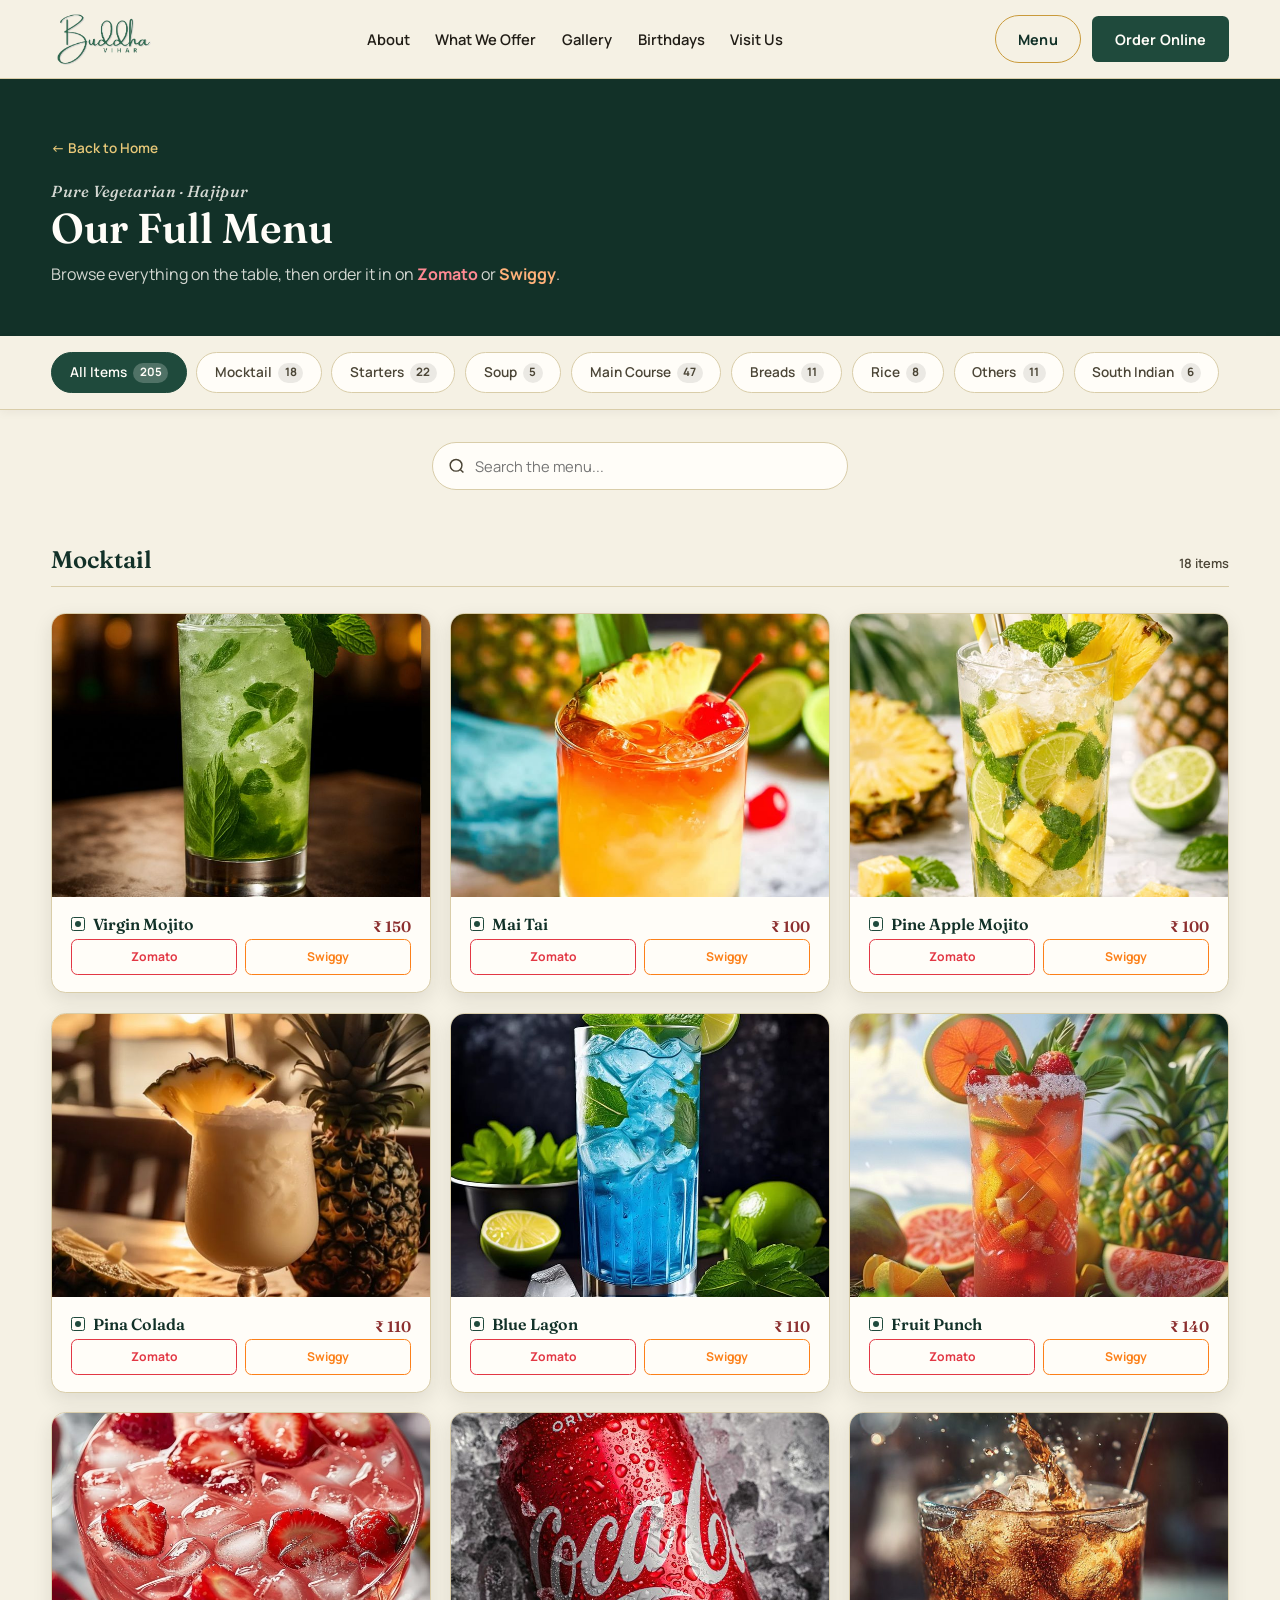
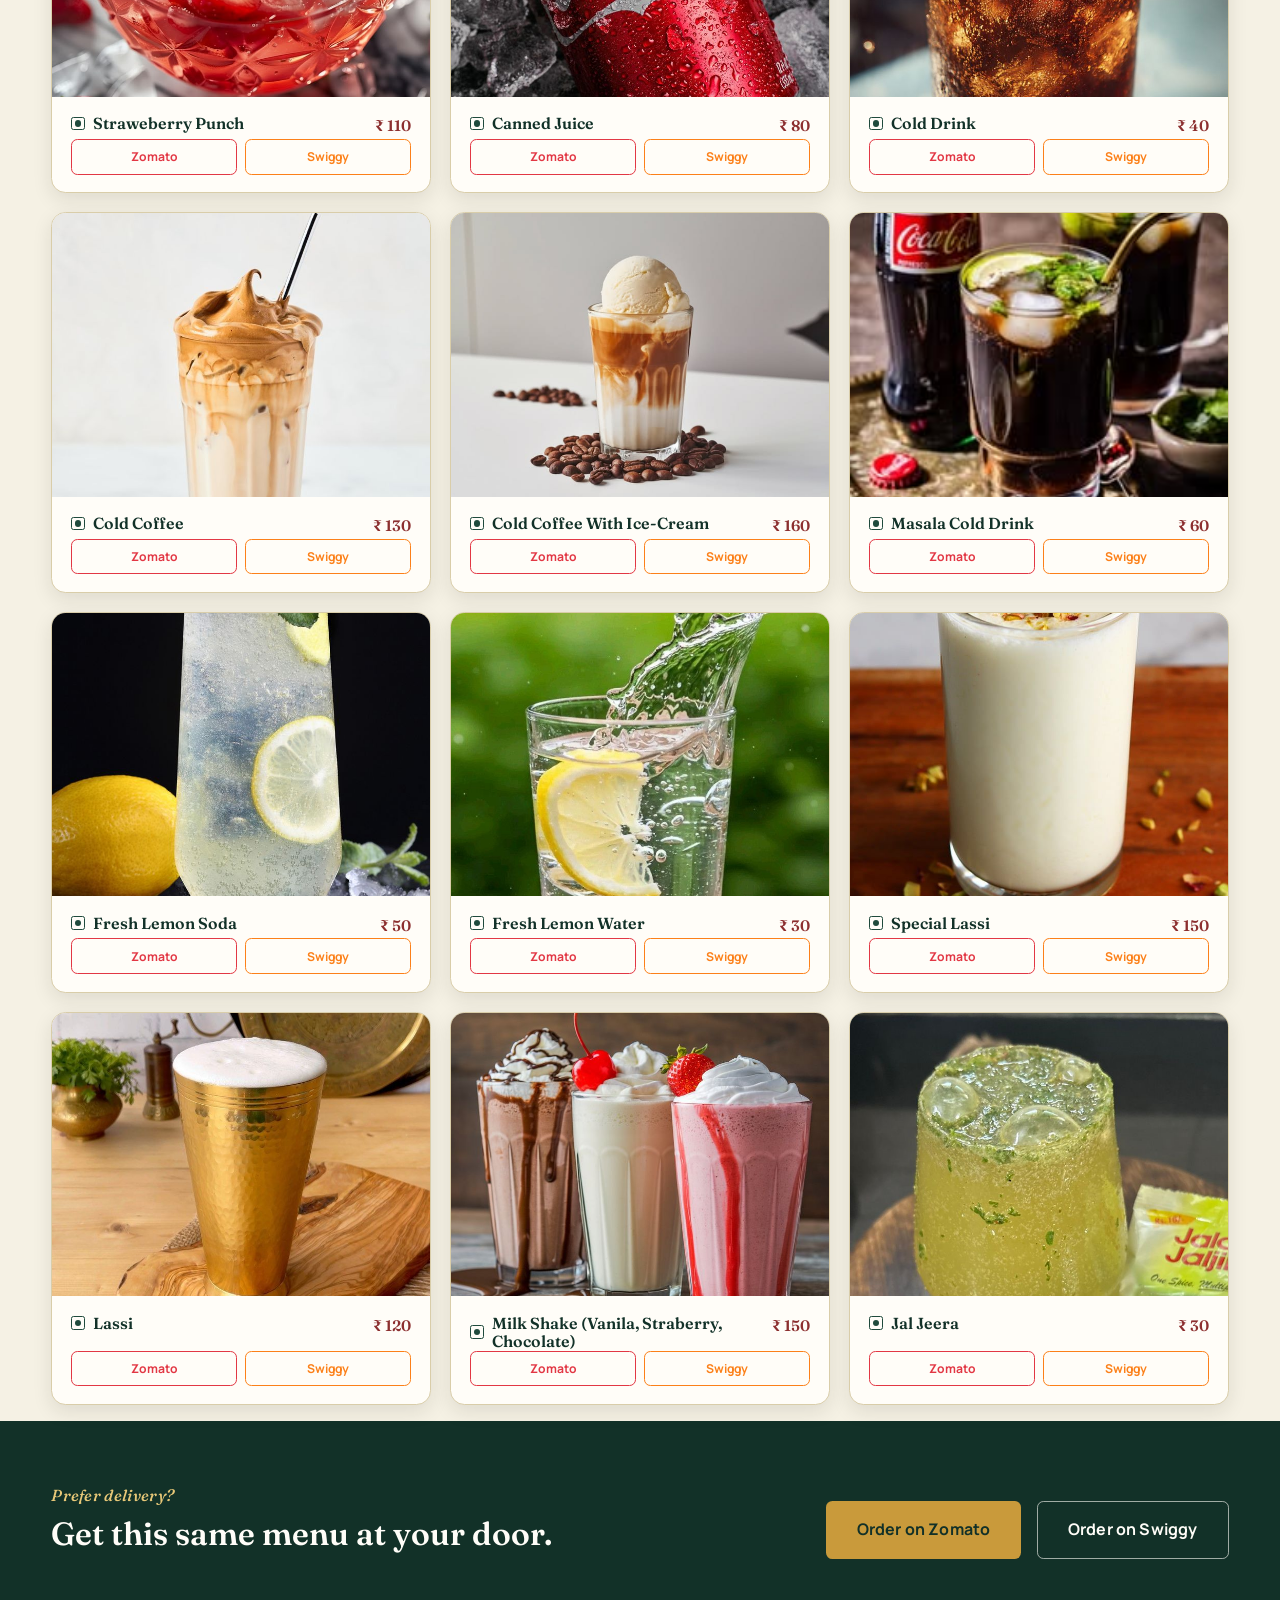
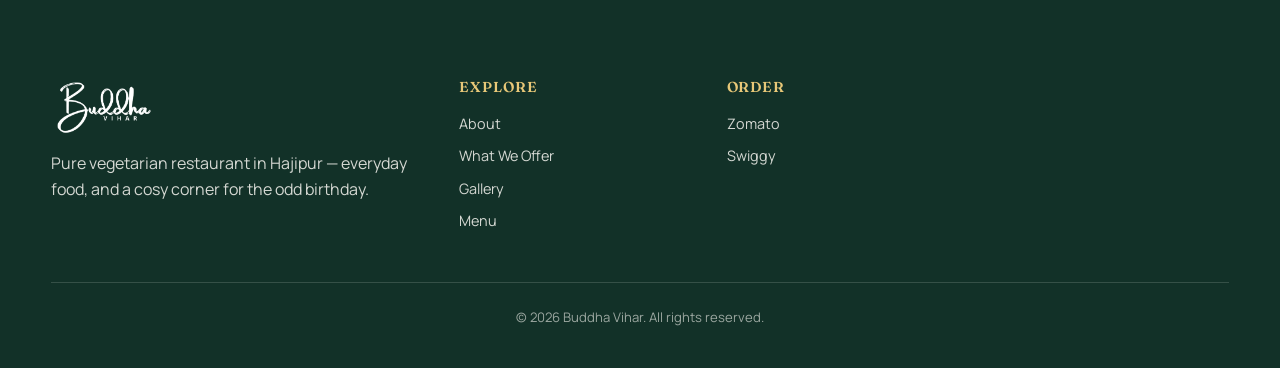
<file: menu.html>
<!DOCTYPE html>
<html lang="en">
<head>
  <meta charset="UTF-8">
  <meta name="viewport" content="width=device-width, initial-scale=1.0">

  <title>Menu | Buddha Vihar — Pure Vegetarian Restaurant, Hajipur</title>
  <meta name="description" content="Full menu at Buddha Vihar — mocktails, starters, soups, main course, breads, rice, South Indian, dosa, uttapam, Chinese, snacks and desserts. Order online on Zomato or Swiggy.">
  <link rel="canonical" href="https://www.buddhavihar.example.com/menu.html">
  <link rel="icon" type="image/png" href="icon.png"/>

  <link rel="preconnect" href="https://fonts.googleapis.com">
  <link rel="preconnect" href="https://fonts.gstatic.com" crossorigin>
  <link href="https://fonts.googleapis.com/css2?family=Fraunces:ital,opsz,wght@0,9..144,400;0,9..144,500;0,9..144,600;1,9..144,500&family=Manrope:wght@400;500;600;700;800&display=swap" rel="stylesheet">

  <link rel="stylesheet" href="style.css">
  <link rel="stylesheet" href="menu.css">
</head>
<body>

  <!-- ===================== HEADER / NAV ===================== -->
  <header class="site-header" id="siteHeader">
    <div class="container header-inner">
      <a href="index.html" class="brand" aria-label="Buddha Vihar home">
        <img src="Logo-bg.png" alt="Buddha Vihar logo" class="brand-logo">
      </a>

      <nav class="main-nav" id="mainNav" aria-label="Primary">
        <ul>
          <li><a href="index.html#about">About</a></li>
          <li><a href="index.html#offerings">What We Offer</a></li>
          <li><a href="index.html#gallery">Gallery</a></li>
          <li><a href="index.html#celebrations">Birthdays</a></li>
          <li><a href="index.html#visit">Visit Us</a></li>
        </ul>
      </nav>

      <div class="header-cta">
        <a href="table-menu.html" class="btn btn-menu"><span>Menu</span></a>
        <div class="order-dropdown">
          <button class="btn btn-order" id="orderToggle" aria-expanded="false" aria-controls="orderMenu">
            Order Online
          </button>
          <div class="order-menu" id="orderMenu">
            <a href="https://zomato.onelink.me/xqzv/i8a44abj" target="_blank" rel="noopener" class="order-link zomato">Order on Zomato</a>
            <a href="https://www.swiggy.com/menu/722393?source=sharing" target="_blank" rel="noopener" class="order-link swiggy">Order on Swiggy</a>
          </div>
        </div>
      </div>

      <button class="nav-toggle" id="navToggle" aria-label="Toggle menu" aria-expanded="false" aria-controls="mainNav">
        <span></span><span></span><span></span>
      </button>
    </div>
  </header>

  <div class="menu-page">

    <!-- ===================== MENU HERO ===================== -->
    <div class="menu-hero">
      <div class="container">
        <a href="index.html" class="menu-hero-back">&larr; Back to Home</a>
        <p class="eyebrow eyebrow-light">Pure Vegetarian &middot; Hajipur</p>
        <h1>Our Full Menu</h1>
        <p>Browse everything on the table, then order it in on <strong class="text-zomato">Zomato</strong> or <strong class="text-swiggy">Swiggy</strong>.</p>
      </div>
    </div>

    <!-- ===================== CATEGORY TABS ===================== -->
    <div class="cat-tabs-wrap">
      <div class="container">
        <div class="cat-tabs" id="catTabs" role="tablist" aria-label="Menu categories">
          <button class="cat-tab active" data-cat="all" role="tab" aria-selected="true">
            All Items <span class="cat-tab-count" id="count-all"></span>
          </button>

          <button class="cat-tab" data-cat="mocktail" role="tab" aria-selected="false">
            Mocktail <span class="cat-tab-count" id="count-mocktail"></span>
          </button>

          <button class="cat-tab" data-cat="starters" role="tab" aria-selected="false">
            Starters <span class="cat-tab-count" id="count-starters"></span>
          </button>

          <button class="cat-tab" data-cat="soup" role="tab" aria-selected="false">
            Soup <span class="cat-tab-count" id="count-soup"></span>
          </button>

          <button class="cat-tab" data-cat="main" role="tab" aria-selected="false">
            Main Course <span class="cat-tab-count" id="count-main"></span>
          </button>

          <button class="cat-tab" data-cat="breads" role="tab" aria-selected="false">
            Breads <span class="cat-tab-count" id="count-breads"></span>
          </button>

          <button class="cat-tab" data-cat="rice" role="tab" aria-selected="false">
            Rice <span class="cat-tab-count" id="count-rice"></span>
          </button>

          <button class="cat-tab" data-cat="others" role="tab" aria-selected="false">
            Others <span class="cat-tab-count" id="count-others"></span>
          </button>

          <button class="cat-tab" data-cat="southindian" role="tab" aria-selected="false">
            South Indian <span class="cat-tab-count" id="count-southindian"></span>
          </button>

          <button class="cat-tab" data-cat="dosa" role="tab" aria-selected="false">
            Dosa <span class="cat-tab-count" id="count-dosa"></span>
          </button>

          <button class="cat-tab" data-cat="uttapam" role="tab" aria-selected="false">
            Uttapam <span class="cat-tab-count" id="count-uttapam"></span>
          </button>

          <button class="cat-tab" data-cat="chinese" role="tab" aria-selected="false">
            Chinese <span class="cat-tab-count" id="count-chinese"></span>
          </button>

          <button class="cat-tab" data-cat="snacks" role="tab" aria-selected="false">
            Snacks <span class="cat-tab-count" id="count-snacks"></span>
          </button>

          <button class="cat-tab" data-cat="desserts" role="tab" aria-selected="false">
            Desserts <span class="cat-tab-count" id="count-desserts"></span>
          </button>
        </div>
      </div>
    </div>

    <!-- ===================== SEARCH + CONTENT ===================== -->
    <div class="container">
      <div class="menu-controls">
        <div class="menu-search-wrap">
          <svg viewBox="0 0 24 24" fill="none" stroke="currentColor" stroke-width="2" aria-hidden="true">
            <circle cx="11" cy="11" r="8"/><line x1="21" y1="21" x2="16.65" y2="16.65"/>
          </svg>
          <input type="search" id="menuSearch" placeholder="Search the menu..." autocomplete="off">
        </div>
      </div>

      <div id="noResults" class="no-results">
        <div class="no-results-emoji">🔍</div>
        <h3>Nothing found</h3>
        <p>Try a different keyword</p>
      </div>

      <!-- ════ MOCKTAIL ════ -->
      <section class="cat-section visible" data-section="mocktail" aria-label="Mocktail section">
        <div class="cat-section-head">
          <h2 class="cat-section-title">Mocktail</h2>
          <span class="cat-section-count" id="section-count-mocktail"></span>
        </div>
        <div class="menu-grid" id="grid-mocktail"></div>
      </section>

      <!-- ════ STARTERS ════ -->
      <section class="cat-section" data-section="starters" aria-label="Starters section">
        <div class="cat-section-head">
          <h2 class="cat-section-title">Starters</h2>
          <span class="cat-section-count" id="section-count-starters"></span>
        </div>
        <div class="menu-grid" id="grid-starters"></div>
      </section>

      <!-- ════ SOUP ════ -->
      <section class="cat-section" data-section="soup" aria-label="Soup section">
        <div class="cat-section-head">
          <h2 class="cat-section-title">Soup</h2>
          <span class="cat-section-count" id="section-count-soup"></span>
        </div>
        <div class="menu-grid" id="grid-soup"></div>
      </section>

      <!-- ════ MAIN COURSE ════ -->
      <section class="cat-section" data-section="main" aria-label="Main Course section">
        <div class="cat-section-head">
          <h2 class="cat-section-title">Main Course</h2>
          <span class="cat-section-count" id="section-count-main"></span>
        </div>
        <div class="menu-grid" id="grid-main"></div>
      </section>

      <!-- ════ BREADS ════ -->
      <section class="cat-section" data-section="breads" aria-label="Breads section">
        <div class="cat-section-head">
          <h2 class="cat-section-title">Breads</h2>
          <span class="cat-section-count" id="section-count-breads"></span>
        </div>
        <div class="menu-grid" id="grid-breads"></div>
      </section>

      <!-- ════ RICE ════ -->
      <section class="cat-section" data-section="rice" aria-label="Rice section">
        <div class="cat-section-head">
          <h2 class="cat-section-title">Rice</h2>
          <span class="cat-section-count" id="section-count-rice"></span>
        </div>
        <div class="menu-grid" id="grid-rice"></div>
      </section>

      <!-- ════ OTHERS ════ -->
      <section class="cat-section" data-section="others" aria-label="Others section">
        <div class="cat-section-head">
          <h2 class="cat-section-title">Others</h2>
          <span class="cat-section-count" id="section-count-others"></span>
        </div>
        <div class="menu-grid" id="grid-others"></div>
      </section>

      <!-- ════ SOUTH INDIAN ════ -->
      <section class="cat-section" data-section="southindian" aria-label="South Indian section">
        <div class="cat-section-head">
          <h2 class="cat-section-title">South Indian</h2>
          <span class="cat-section-count" id="section-count-southindian"></span>
        </div>
        <div class="menu-grid" id="grid-southindian"></div>
      </section>

      <!-- ════ DOSA ════ -->
      <section class="cat-section" data-section="dosa" aria-label="Dosa section">
        <div class="cat-section-head">
          <h2 class="cat-section-title">Dosa</h2>
          <span class="cat-section-count" id="section-count-dosa"></span>
        </div>
        <div class="menu-grid" id="grid-dosa"></div>
      </section>

      <!-- ════ UTTAPAM ════ -->
      <section class="cat-section" data-section="uttapam" aria-label="Uttapam section">
        <div class="cat-section-head">
          <h2 class="cat-section-title">Uttapam</h2>
          <span class="cat-section-count" id="section-count-uttapam"></span>
        </div>
        <div class="menu-grid" id="grid-uttapam"></div>
      </section>

      <!-- ════ CHINESE ════ -->
      <section class="cat-section" data-section="chinese" aria-label="Chinese section">
        <div class="cat-section-head">
          <h2 class="cat-section-title">Chinese</h2>
          <span class="cat-section-count" id="section-count-chinese"></span>
        </div>
        <div class="menu-grid" id="grid-chinese"></div>
      </section>

      <!-- ════ SNACKS ════ -->
      <section class="cat-section" data-section="snacks" aria-label="Snacks section">
        <div class="cat-section-head">
          <h2 class="cat-section-title">Snacks</h2>
          <span class="cat-section-count" id="section-count-snacks"></span>
        </div>
        <div class="menu-grid" id="grid-snacks"></div>
      </section>

      <!-- ════ DESSERTS ════ -->
      <section class="cat-section" data-section="desserts" aria-label="Desserts section">
        <div class="cat-section-head">
          <h2 class="cat-section-title">Desserts</h2>
          <span class="cat-section-count" id="section-count-desserts"></span>
        </div>
        <div class="menu-grid" id="grid-desserts"></div>
      </section>

    </div><!-- /container -->

    <!-- ===================== ORDER CTA ===================== -->
    <section class="cta-band">
      <div class="container cta-band-inner">
        <div>
          <p class="eyebrow eyebrow-light">Prefer delivery?</p>
          <h2>Get this same menu at your door.</h2>
        </div>
        <div class="order-buttons">
          <a href="https://zomato.onelink.me/xqzv/i8a44abj" target="_blank" rel="noopener" class="btn btn-gold btn-lg">Order on Zomato</a>
          <a href="https://www.swiggy.com/menu/722393?source=sharing" target="_blank" rel="noopener" class="btn btn-ghost btn-lg">Order on Swiggy</a>
        </div>
      </div>
    </section>

  </div><!-- /menu-page -->

  <!-- ===================== FOOTER ===================== -->
  <footer class="site-footer">
    <div class="container footer-grid">
      <div>
        <img src="Logo-bg.png" alt="Buddha Vihar logo" class="footer-logo">
        <p>Pure vegetarian restaurant in Hajipur &mdash; everyday food, and a cosy corner for the odd birthday.</p>
      </div>
      <div>
        <h4>Explore</h4>
        <ul>
          <li><a href="index.html#about">About</a></li>
          <li><a href="index.html#offerings">What We Offer</a></li>
          <li><a href="index.html#gallery">Gallery</a></li>
          <li><a href="menu.html">Menu</a></li>
        </ul>
      </div>
      <div>
        <h4>Order</h4>
        <ul>
          <li><a href="https://zomato.onelink.me/xqzv/i8a44abj" target="_blank" rel="noopener">Zomato</a></li>
          <li><a href="https://www.swiggy.com/menu/722393?source=sharing" target="_blank" rel="noopener">Swiggy</a></li>
        </ul>
      </div>
      <!-- <div>
        <h4>Reach Us</h4>
        <ul>
          <li><a href="https://wa.me/919264145101" target="_blank" rel="noopener noreferrer" class="soc" aria-label="Chat with Buddha vihar on WhatsApp">+91 9264145101</a></li>
          <li><a href="mailto:buddhavihar101@gmail.com" class="soc" aria-label="Email Buddha vihar">buddhavihar101@gmail.com</a></li>
        </ul>
      </div> -->
    </div>
    <div class="container footer-bottom">
      <p>&copy; <span id="year"></span> Buddha Vihar. All rights reserved.</p>
    </div>
  </footer>

  <script src="script.js"></script>
  <script src="menu.js"></script>
</body>
</html>
</file>
<file: style.css>
/* ==========================================================================
   Buddha Vihar — Design Tokens
   ========================================================================== */
:root {
  /* Colour */
  --bg:            #F5F1E4;
  --bg-alt:        #ECE4CC;
  --ink:           #211D16;
  --ink-soft:      #4B4536;
  --green:         #1F4A3C;
  --green-dark:    #123128;
  --green-mid:     #2C6350;
  --gold:          #C99A3B;
  --gold-soft:     #E8C878;
  --maroon:        #8C2F2F;
  --line:          #D9CDA9;
  --white:         #FFFDF8;

  /* Type */
  --font-display: "Fraunces", serif;
  --font-body: "Manrope", sans-serif;

  /* Radius */
  --radius-sm: 0.4rem;
  --radius-md: 0.9rem;
  --radius-arch: 8rem 8rem 0.6rem 0.6rem;

  /* Shadow */
  --shadow-soft: 0 0.6rem 2rem rgba(18, 49, 40, 0.14);
  --shadow-card: 0 0.4rem 1.2rem rgba(33, 29, 22, 0.10);
}

/* ==========================================================================
   Reset
   ========================================================================== */
*, *::before, *::after { box-sizing: border-box; }
html { font-size: 100%; scroll-behavior: smooth; overflow-x: hidden; width: 100%; }
body {
  margin: 0;
  background: var(--bg);
  color: var(--ink);
  font-family: var(--font-body);
  font-size: 1rem;
  line-height: 1.6;
  -webkit-font-smoothing: antialiased;
  overflow-x: hidden;
  width: 100%;
}
img { max-width: 100%; display: block; }
ul { list-style: none; margin: 0; padding: 0; }
a { color: inherit; text-decoration: none; }
button { font: inherit; cursor: pointer; border: none; background: none; color: inherit; }
h1, h2, h3, h4 {
  font-family: var(--font-display);
  color: var(--green-dark);
  line-height: 1.15;
  margin: 0 0 0.75rem;
  font-weight: 600;
}
p { margin: 0 0 1rem; }
.container {
  width: min(75rem, 92%);
  margin-inline: auto;
}

/* Grid items default to min-width:auto, which lets an oversized child
   (image, iframe, long unbroken text) stretch its track past the
   viewport and force the whole page to scroll horizontally on mobile.
   Reset that on every direct grid child used across the site. */
.hero-grid > *,
.about-grid > *,
.order-grid > *,
.offer-grid > *,
.visit-details > *,
.footer-grid > *,
.cta-band-inner > *,
.header-inner > * {
  min-width: 0;
}

@media (prefers-reduced-motion: reduce) {
  * { animation-duration: 0.001ms !important; transition-duration: 0.001ms !important; scroll-behavior: auto !important; }
}

:focus-visible {
  outline: 0.15rem solid var(--gold);
  outline-offset: 0.2rem;
}

/* ==========================================================================
   Type helpers
   ========================================================================== */
.eyebrow {
  font-family: var(--font-display);
  font-style: italic;
  font-weight: 500;
  color: var(--maroon);
  letter-spacing: 0.02em;
  font-size: 1rem;
  margin-bottom: 0.5rem;
}
.eyebrow-light { color: var(--gold-soft); }
.eyebrow.center { text-align: center; }
.section-title {
  font-size: clamp(1.7rem, 1.2rem + 2vw, 2.6rem);
  max-width: 40rem;
}
.section-title.center { margin-inline: auto; text-align: center; }
.section-sub {
  max-width: 36rem;
  color: var(--ink-soft);
}
.section-sub.center { margin: 0 auto 2.5rem; text-align: center; }

/* ==========================================================================
   Buttons
   ========================================================================== */
.btn {
  display: inline-flex;
  align-items: center;
  justify-content: center;
  gap: 0.4rem;
  padding: 0.7rem 1.4rem;
  border-radius: var(--radius-sm);
  font-weight: 700;
  font-size: 0.9rem;
  letter-spacing: 0.01em;
  transition: transform 0.2s ease, box-shadow 0.2s ease, background 0.2s ease;
  white-space: nowrap;
}
.btn-lg { padding: 0.95rem 1.9rem; font-size: 1rem; }

/* Menu button — deliberately distinct: outlined gold pill, separate from order buttons */
.btn-menu {
  background: transparent;
  border: 0.1rem solid var(--gold);
  color: var(--green-dark);
  border-radius: 3rem;
  position: relative;
}
.btn-menu:hover { background: var(--gold); color: var(--white); transform: translateY(-0.1rem); }

.btn-order {
  background: var(--green);
  color: var(--white);
  border-radius: var(--radius-sm);
}
.btn-order:hover { background: var(--green-dark); box-shadow: var(--shadow-soft); }

.btn-ghost {
  border: 0.1rem solid rgba(255,253,248,0.6);
  color: var(--white);
}
.btn-ghost:hover { background: rgba(255,253,248,0.15); }

.btn-gold { background: var(--gold); color: var(--green-dark); }
.btn-gold:hover { background: var(--gold-soft); }

.btn-outline-zomato {
  border: 0.1rem solid #E23744;
  color: #E23744;
}
.btn-outline-zomato:hover { background: #E23744; color: var(--white); }
.btn-outline-swiggy {
  border: 0.1rem solid #FC8019;
  color: #FC8019;
}
.btn-outline-swiggy:hover { background: #FC8019; color: var(--white); }
.btn-outline-whatsapp {
  border: 0.1rem solid #128C7E;
  color: #128C7E;
}
.btn-outline-whatsapp:hover { background: #128C7E; color: var(--white); }

/* ==========================================================================
   Header
   ========================================================================== */
.site-header {
  position: sticky;
  top: 0;
  z-index: 50;
  background: rgba(245, 241, 228, 0.92);
  backdrop-filter: blur(0.4rem);
  border-bottom: 0.06rem solid var(--line);
}
.header-inner {
  display: flex;
  align-items: center;
  justify-content: space-between;
  gap: 1rem;
  padding: 0.7rem 0;
}
.brand-logo { height: 3.5rem; width: auto; }

.main-nav ul {
  display: flex;
  gap: 1.6rem;
  font-weight: 600;
  font-size: 0.92rem;
}
.main-nav a { position: relative; padding: 0.3rem 0; }
.main-nav a::after {
  content: "";
  position: absolute;
  left: 0; right: 0; bottom: -0.15rem;
  height: 0.12rem;
  background: var(--gold);
  transform: scaleX(0);
  transform-origin: left;
  transition: transform 0.25s ease;
}
.main-nav a:hover::after { transform: scaleX(1); }

.header-cta { display: flex; align-items: center; gap: 0.7rem; }

.order-dropdown { position: relative; }
.order-menu {
  position: absolute;
  right: 0;
  top: calc(100% + 0.6rem);
  background: var(--white);
  border: 0.06rem solid var(--line);
  border-radius: var(--radius-sm);
  box-shadow: var(--shadow-soft);
  padding: 0.4rem;
  display: flex;
  flex-direction: column;
  min-width: 11rem;
  opacity: 0;
  visibility: hidden;
  transform: translateY(-0.4rem);
  transition: all 0.2s ease;
}
.order-dropdown.open .order-menu {
  opacity: 1; visibility: visible; transform: translateY(0);
}
.order-link {
  padding: 0.6rem 0.8rem;
  border-radius: var(--radius-sm);
  font-weight: 600;
  font-size: 0.88rem;
}
.order-link.zomato:hover { background: #FDEBEC; color: #E23744; }
.order-link.swiggy:hover { background: #FFF1E4; color: #FC8019; }

.nav-toggle {
  display: none;
  flex-direction: column;
  gap: 0.3rem;
  padding: 0.3rem;
}
.nav-toggle span {
  width: 1.5rem; height: 0.13rem;
  background: var(--green-dark);
  border-radius: 1rem;
  transition: transform 0.25s ease, opacity 0.25s ease;
}

/* ==========================================================================
   Hero — no background photo, solid brand colour + subtle pattern
   ========================================================================== */
.hero {
  position: relative;
  padding: 5.5rem 0 6rem;
  background: var(--green-dark);
  color: var(--white);
  overflow: hidden;
}
.hero-pattern {
  position: absolute;
  inset: 0;
  opacity: 0.5;
  background-image:
    radial-gradient(circle at 12% 20%, rgba(201, 154, 59, 0.16) 0, transparent 40%),
    radial-gradient(circle at 88% 82%, rgba(201, 154, 59, 0.14) 0, transparent 42%),
    repeating-linear-gradient(135deg, rgba(255,253,248,0.03) 0 0.06rem, transparent 0.06rem 1.6rem);
  pointer-events: none;
}
.hero-grid {
  position: relative;
  display: grid;
  grid-template-columns: 1.15fr 0.85fr;
  gap: 3rem;
  align-items: center;
}
.hero-content { max-width: 34rem; }
.hero h1 {
  color: var(--white);
  font-size: clamp(2.1rem, 1.5rem + 2.6vw, 3.2rem);
}
.hero h1 em { color: var(--gold-soft); font-style: italic; }
.hero-sub { color: rgba(255,253,248,0.82); }
.hero-actions { display: flex; gap: 1rem; flex-wrap: wrap; margin-top: 1.2rem; }
.hero .btn-menu { background: var(--gold); border-color: var(--gold); color: var(--green-dark); }
.hero .btn-menu:hover { background: var(--gold-soft); }
.hero-media {
  justify-self: center;
  width: min(20rem, 100%);
  border: 0.25rem solid var(--gold);
}

/* ==========================================================================
   About
   ========================================================================== */
.about { padding: 5.5rem 0; }
.about-grid {
  display: grid;
  grid-template-columns: 0.9fr 1.1fr;
  gap: 3.5rem;
  align-items: center;
}
.arch-frame {
  border-radius: var(--radius-arch);
  overflow: hidden;
  box-shadow: var(--shadow-card);
  border: 0.3rem solid var(--white);
  outline: 0.1rem solid var(--line);
}
.arch-frame img { width: 100%; height: 100%; object-fit: cover; aspect-ratio: 4/5; }

.about-stats {
  display: flex;
  gap: 2rem;
  margin-top: 2rem;
  flex-wrap: wrap;
  border-top: 0.06rem solid var(--line);
  padding-top: 1.5rem;
}
.about-stats li { display: flex; flex-direction: column; }
.stat-num {
  font-family: var(--font-display);
  font-size: 1.4rem;
  color: var(--maroon);
  font-weight: 600;
}
.stat-label { font-size: 0.82rem; color: var(--ink-soft); }

/* ==========================================================================
   Offerings
   ========================================================================== */
.offerings { padding: 5.5rem 0; background: var(--bg-alt); }
.offer-grid {
  display: grid;
  grid-template-columns: repeat(4, 1fr);
  gap: 1.6rem;
  margin-top: 3rem;
}
.offer-card {
  background: var(--white);
  border-radius: var(--radius-md);
  overflow: hidden;
  box-shadow: var(--shadow-card);
  transition: transform 0.25s ease, box-shadow 0.25s ease;
}
.offer-card:hover { transform: translateY(-0.3rem); box-shadow: var(--shadow-soft); }
.offer-img { aspect-ratio: 4/3; overflow: hidden; }
.offer-img img { width: 100%; height: 100%; object-fit: cover; transition: transform 0.4s ease; }
.offer-card:hover .offer-img img { transform: scale(1.06); }
.offer-card h3 { font-size: 1.05rem; padding: 1.2rem 1.2rem 0; }
.offer-card p { font-size: 0.88rem; color: var(--ink-soft); padding: 0 1.2rem 1.4rem; }

/* ==========================================================================
   Celebrations / Gallery strip
   ========================================================================== */
.celebrations { padding: 5.5rem 0 3rem; }
.celeb-strip {
  display: grid;
  grid-auto-flow: column;
  grid-auto-columns: minmax(13rem, 1fr);
  gap: 1rem;
  overflow-x: auto;
  padding: 0.5rem min(4%, 3rem) 1.5rem;
  scroll-snap-type: x proximity;
}
.celeb-item {
  scroll-snap-align: start;
  border-radius: var(--radius-md);
  overflow: hidden;
  aspect-ratio: 3/4;
  box-shadow: var(--shadow-card);
  position: relative;
}
.celeb-item img { width: 100%; height: 100%; object-fit: cover; transition: transform 0.4s ease; }
.celeb-item:hover img { transform: scale(1.08); }

.lightbox {
  position: fixed; inset: 0;
  background: rgba(18, 20, 15, 0.92);
  display: flex; align-items: center; justify-content: center;
  padding: 2rem;
  opacity: 0; visibility: hidden;
  transition: opacity 0.25s ease;
  z-index: 100;
}
.lightbox.open { opacity: 1; visibility: visible; }
.lightbox img { max-width: min(50rem, 92vw); max-height: 85vh; border-radius: var(--radius-sm); }
.lightbox-close {
  position: absolute; top: 1.5rem; right: 1.8rem;
  color: var(--white); font-size: 2rem; line-height: 1;
}

/* ==========================================================================
   CTA band
   ========================================================================== */
.cta-band { background: var(--green-dark); color: var(--white); padding: 3.5rem 0; }
.cta-band-inner {
  display: flex;
  align-items: center;
  justify-content: space-between;
  flex-wrap: wrap;
  gap: 1.5rem;
}
.cta-band h2 { color: var(--white); font-size: clamp(1.4rem, 1.1rem + 1.4vw, 2rem); margin: 0; }

/* ==========================================================================
   Order Online
   ========================================================================== */
.order-online { padding: 5.5rem 0; }
.order-grid {
  display: grid;
  grid-template-columns: 1.1fr 0.9fr;
  gap: 3.5rem;
  align-items: center;
}
.order-buttons { display: flex; gap: 1rem; flex-wrap: wrap; margin-top: 1.5rem; }

/* ==========================================================================
   Visit / Map
   ========================================================================== */
.visit { padding: 5.5rem 0 0; background: var(--bg-alt); }
.map-wrap {
  width: 100%;
  height: 26rem;
  margin-top: 1rem;
  filter: grayscale(0.15) contrast(1.02);
}
.visit-details {
  display: grid;
  grid-template-columns: repeat(3, 1fr);
  gap: 1.5rem;
  padding-block: 3rem;
}
.visit-card {
  background: var(--white);
  border-radius: var(--radius-md);
  padding: 1.6rem;
  box-shadow: var(--shadow-card);
}
.visit-card h3 { font-size: 1rem; color: var(--maroon); margin-bottom: 0.5rem; }
.visit-card p { color: var(--ink-soft); font-size: 0.9rem; margin: 0; }

/* ==========================================================================
   Footer
   ========================================================================== */
.site-footer { background: var(--green-dark); color: rgba(255,253,248,0.82); padding: 4rem 0 1.5rem; }
.footer-logo { height: 3.5rem; margin-bottom: 1rem; filter: brightness(0) invert(1); }
.footer-grid {
  display: grid;
  grid-template-columns: 1.6fr 1fr 1fr 1fr;
  gap: 2rem;
  padding-bottom: 2.5rem;
  border-bottom: 0.06rem solid rgba(255,253,248,0.15);
}
.site-footer h4 { color: var(--gold-soft); font-size: 0.9rem; margin-bottom: 1rem; text-transform: uppercase; letter-spacing: 0.06em; }
.site-footer ul li { margin-bottom: 0.6rem; font-size: 0.9rem; }
.site-footer a:hover { color: var(--gold-soft); }
.footer-bottom { padding-top: 1.5rem; font-size: 0.82rem; text-align: center; opacity: 0.7; }

/* ==========================================================================
   Reveal on scroll
   ========================================================================== */
.reveal { opacity: 0; transform: translateY(1.2rem); transition: opacity 0.6s ease, transform 0.6s ease; }
.reveal.in-view { opacity: 1; transform: translateY(0); }

/* ==========================================================================
   Responsive
   ========================================================================== */
@media (max-width: 68rem) {
  .offer-grid { grid-template-columns: repeat(2, 1fr); }
}

@media (max-width: 56rem) {
  .main-nav { display: none; }
  .nav-toggle { display: flex; }
  .header-cta .btn-order span,
  .header-cta { gap: 0.5rem; }
  .about-grid, .order-grid, .hero-grid { grid-template-columns: 1fr; }
  .about-media { order: -1; }
  .hero-media { order: -1; width: min(14rem, 60%); }
  .hero-content { max-width: 100%; }
  .visit-details { grid-template-columns: 1fr; }

  .main-nav.open {
    display: block;
    position: absolute;
    top: 100%; left: 0; right: 0;
    background: var(--white);
    border-bottom: 0.06rem solid var(--line);
    box-shadow: var(--shadow-soft);
  }
  .main-nav.open ul {
    flex-direction: column;
    padding: 1.2rem min(6%, 2rem);
    gap: 1rem;
  }
}

@media (max-width: 40rem) {
  .offer-grid { grid-template-columns: 1fr; }
  .header-cta .btn-menu span { display: inline; }
  .header-cta { gap: 0.5rem; }
  .btn { padding: 0.6rem 1rem; font-size: 0.82rem; }
  .hero { min-height: 34rem; }
  .cta-band-inner { text-align: center; justify-content: center; }
}
</file>
<file: menu.css>
/* ==========================================================================
   Buddha Vihar — Menu page styles
   Relies on design tokens (colors, fonts, .btn, .eyebrow, .cta-band, etc.)
   already defined in style.css — this file only adds menu-specific pieces.
   ========================================================================== */

.menu-page { background: var(--bg); }

/* ---------- Menu hero ---------- */
.menu-hero {
  background: var(--green-dark);
  color: var(--white);
  padding: 3.5rem 0 3rem;
}
.menu-hero-back {
  display: inline-block;
  font-size: 0.85rem;
  font-weight: 600;
  color: var(--gold-soft);
  margin-bottom: 1.2rem;
}
.menu-hero-back:hover { text-decoration: underline; }
.menu-hero h1 {
  color: var(--white);
  font-size: clamp(1.8rem, 1.4rem + 1.8vw, 2.6rem);
  margin-bottom: 0.6rem;
}
.menu-hero p { color: rgba(255,253,248,0.82); margin: 0; }
.text-zomato { color: #FF8A93; }
.text-swiggy { color: #FFB27A; }

/* ---------- Category tabs ---------- */
.cat-tabs-wrap {
  position: sticky;
  top: 4.6rem;
  z-index: 40;
  background: var(--bg);
  border-bottom: 0.06rem solid var(--line);
  box-shadow: 0 0.2rem 0.6rem rgba(33,29,22,0.05);
}
.cat-tabs {
  display: flex;
  gap: 0.6rem;
  overflow-x: auto;
  padding: 1rem 0;
  scrollbar-width: thin;
}
.cat-tab {
  flex: none;
  display: inline-flex;
  align-items: center;
  gap: 0.4rem;
  padding: 0.55rem 1.1rem;
  border-radius: 3rem;
  border: 0.08rem solid var(--line);
  background: var(--white);
  font-weight: 600;
  font-size: 0.85rem;
  color: var(--ink-soft);
  white-space: nowrap;
  transition: background 0.2s ease, color 0.2s ease, border-color 0.2s ease;
}
.cat-tab:hover { border-color: var(--gold); color: var(--green-dark); }
.cat-tab.active {
  background: var(--green);
  border-color: var(--green);
  color: var(--white);
}
.cat-tab-count {
  font-size: 0.72rem;
  font-weight: 700;
  padding: 0.05rem 0.4rem;
  border-radius: 1rem;
  background: rgba(0,0,0,0.08);
}
.cat-tab.active .cat-tab-count { background: rgba(255,253,248,0.22); }

/* ---------- Search ---------- */
.menu-controls { padding: 2rem 0 0.5rem; }
.menu-search-wrap {
  position: relative;
  max-width: 26rem;
  margin: 0 auto;
}
.menu-search-wrap svg {
  position: absolute;
  left: 1rem; top: 50%;
  transform: translateY(-50%);
  width: 1.1rem; height: 1.1rem;
  color: var(--ink-soft);
}
.menu-search-wrap input {
  width: 100%;
  padding: 0.8rem 1rem 0.8rem 2.6rem;
  border-radius: 3rem;
  border: 0.08rem solid var(--line);
  background: var(--white);
  font-family: var(--font-body);
  font-size: 0.92rem;
  color: var(--ink);
}
.menu-search-wrap input:focus { border-color: var(--gold); outline: none; }

/* ---------- No results ---------- */
.no-results {
  display: none;
  text-align: center;
  padding: 4rem 1rem;
}
.no-results.show { display: block; }
.no-results-emoji { font-size: 2.2rem; margin-bottom: 0.8rem; }
.no-results h3 { margin-bottom: 0.3rem; }
.no-results p { color: var(--ink-soft); margin: 0; }

/* ---------- Category sections ---------- */
.cat-section { padding-top: 3rem; scroll-margin-top: 9rem; }
.cat-section:not(.visible) { display: none; }
.cat-section-head {
  display: flex;
  align-items: baseline;
  justify-content: space-between;
  border-bottom: 0.06rem solid var(--line);
  padding-bottom: 0.8rem;
  margin-bottom: 1.6rem;
}
.cat-section-title { margin: 0; font-size: 1.5rem; }
.cat-section-count { font-size: 0.8rem; color: var(--ink-soft); font-weight: 600; }

/* ---------- Item cards ---------- */
.menu-grid {
  display: grid;
  grid-template-columns: repeat(3, 1fr);
  gap: 1.2rem;
  padding-bottom: 1rem;
}
.menu-grid > * { min-width: 0; }
.menu-card {
  display: flex;
  flex-direction: column;
  background: var(--white);
  border: 0.06rem solid var(--line);
  border-radius: var(--radius-md);
  overflow: hidden;
  padding: 0;
  box-shadow: var(--shadow-card);
  transition: transform 0.2s ease, box-shadow 0.2s ease;
}
.menu-card:hover { transform: translateY(-0.2rem); box-shadow: var(--shadow-soft); }

/* ---------- Card image ---------- */
.menu-card-img-wrap {
  width: 100%;
  aspect-ratio: 4 / 3;
  overflow: hidden;
  background: var(--line);
}
.menu-card-img {
  width: 100%;
  height: 100%;
  object-fit: cover;
  display: block;
  transition: transform 0.3s ease;
}
.menu-card:hover .menu-card-img { transform: scale(1.05); }

.menu-card-body {
  padding: 1.1rem 1.2rem;
  display: flex;
  flex-direction: column;
  flex: 1;
}
.menu-card-head {
  display: flex;
  align-items: flex-start;
  justify-content: space-between;
  gap: 0.8rem;
}
.menu-card-name { display: flex; align-items: center; gap: 0.5rem; }
.veg-dot {
  flex: none;
  width: 0.85rem; height: 0.85rem;
  border: 0.1rem solid var(--green);
  border-radius: 0.15rem;
  display: inline-flex;
  align-items: center;
  justify-content: center;
}
.veg-dot::after {
  content: "";
  width: 0.4rem; height: 0.4rem;
  border-radius: 50%;
  background: var(--green);
}
.menu-card h3 { margin: 0; font-size: 1rem; }
.menu-price {
  font-family: var(--font-display);
  color: var(--maroon);
  font-weight: 600;
  white-space: nowrap;
  font-size: 0.95rem;
}
.menu-card p {
  font-size: 0.84rem;
  color: var(--ink-soft);
  margin: 0.5rem 0 0.9rem;
}
.menu-card-actions { display: flex; gap: 0.5rem; margin-top: auto; }
.mini-order {
  flex: 1;
  text-align: center;
  padding: 0.45rem 0.5rem;
  border-radius: var(--radius-sm);
  font-size: 0.76rem;
  font-weight: 700;
  border: 0.08rem solid transparent;
}
.mini-order.zomato { border-color: #E23744; color: #E23744; }
.mini-order.zomato:hover { background: #E23744; color: var(--white); }
.mini-order.swiggy { border-color: #FC8019; color: #FC8019; }
.mini-order.swiggy:hover { background: #FC8019; color: var(--white); }

/* ---------- Responsive ---------- */
@media (max-width: 62rem) {
  .menu-grid { grid-template-columns: repeat(2, 1fr); }
}
@media (max-width: 40rem) {
  .menu-grid { grid-template-columns: 1fr; }
  .cat-tabs-wrap { top: 3.9rem; }
  .menu-hero { padding: 2.8rem 0 2.2rem; }
}
</file>
